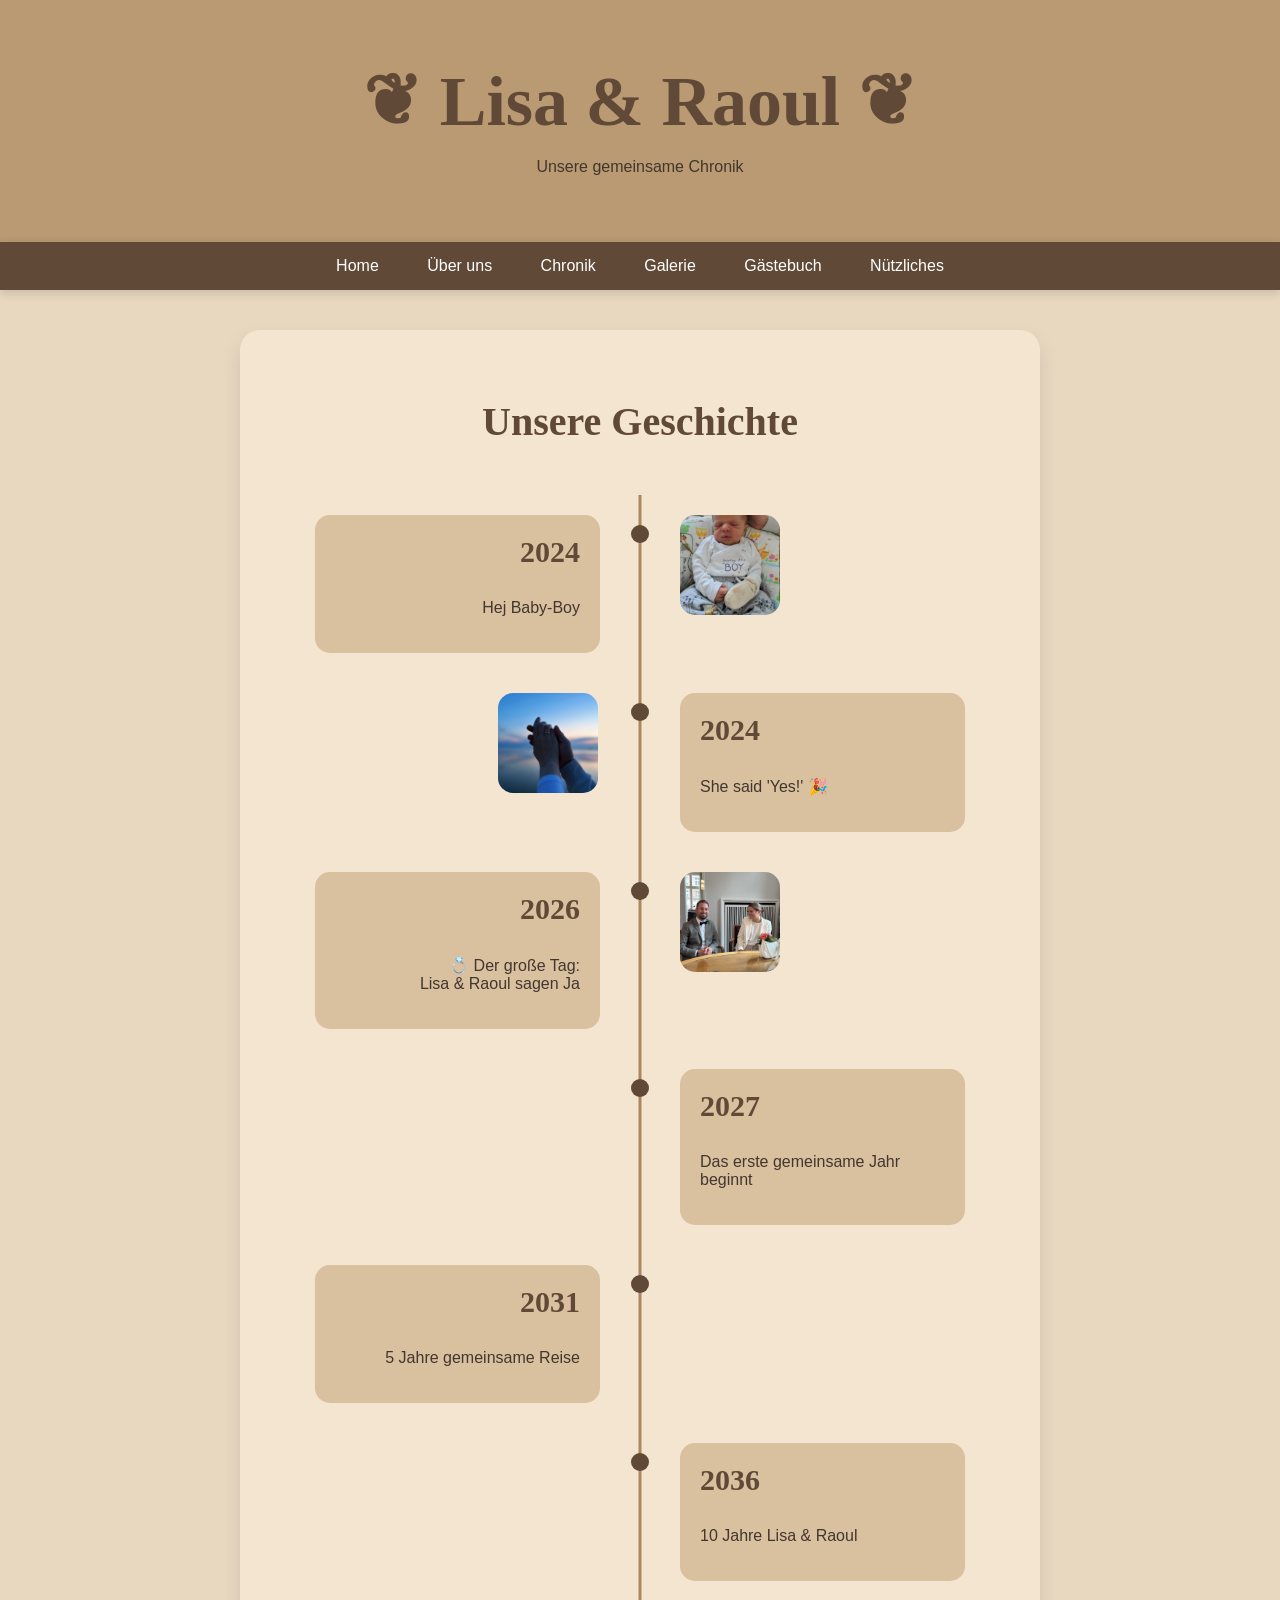
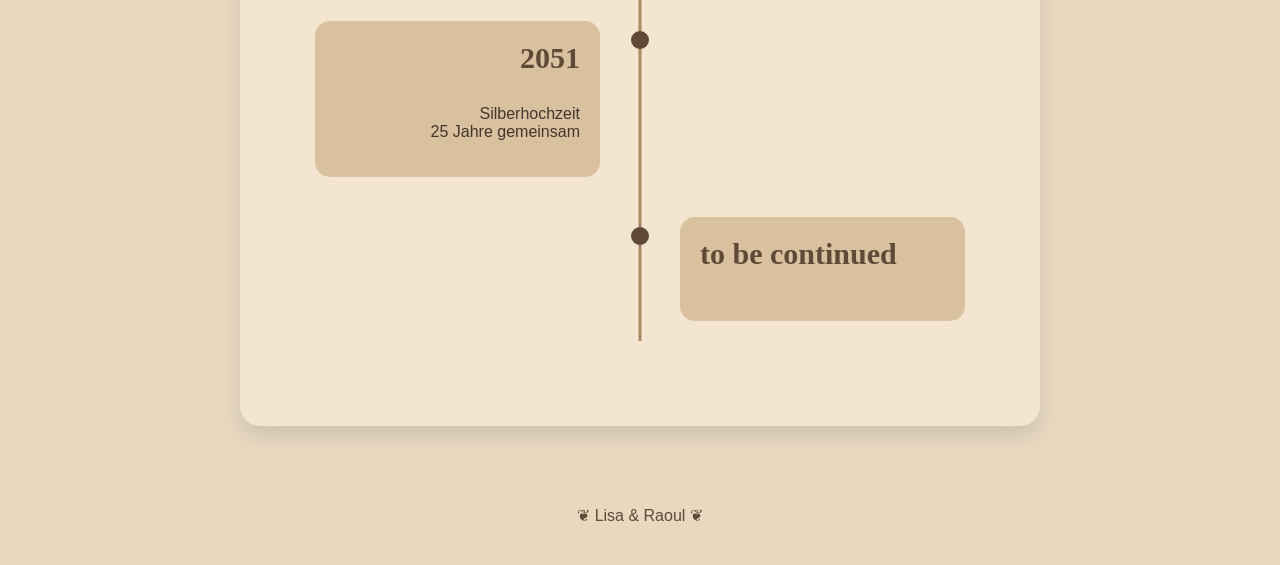
<file: chronik.html>
<!DOCTYPE html>

<html lang="de">

<head>

<meta charset="UTF-8">
<meta name="viewport" content="width=device-width, initial-scale=1.0">

<title>Chronik | Lisa & Raoul</title>

<link rel="stylesheet" href="style.css">

</head>

<body>

<header>

<h1>❦ Lisa & Raoul ❦</h1>

<p>Unsere gemeinsame Chronik</p>

</header>

<nav>

<a href="index.html">Home</a> <a href="ueber-uns.html">Über uns</a> <a href="chronik.html">Chronik</a> <a href="galerie.html">Galerie</a> <a href="gaestebuch.html">Gästebuch</a> <a href="nuetzliches.html">Nützliches</a>

</nav>

<section class="karte">

<h2>Unsere Geschichte</h2>

<div class="timeline">



<div class="timeline-item baby-item">

    <div class="timeline-content">
        <h3>2024</h3>
        <p>Hej Baby-Boy</p>
    </div>

    <div class="timeline-image">
        <img src="Bilder/Thilo.jpeg" alt="Unser Baby">
    </div>

</div>



<div class="timeline-item verlobung-item">

<div class="timeline-content">

<h3>2024</h3>

<p>She said 'Yes!' 🎉</p>

</div>

    <div class="timeline-image">
        <img src="Bilder/verlobung_01.jpg" alt="Verlobung">
    </div>

</div>


<div class="timeline-item hochzeit-item">

<div class="timeline-content">

<h3>2026</h3>

<p>
💍 Der große Tag:
<br>
Lisa & Raoul sagen Ja
</p>

</div>
    <div class="timeline-image">
        <img src="Bilder/hochzeit_02.jpg" alt="Hochzeit">
    </div>
	
</div>

<div class="timeline-item">

<div class="timeline-content">

<h3>2027</h3>

<p>
Das erste gemeinsame Jahr
beginnt
</p>

</div>

</div>

<div class="timeline-item">

<div class="timeline-content">

<h3>2031</h3>

<p>
5 Jahre gemeinsame Reise
</p>

</div>

</div>

<div class="timeline-item">

<div class="timeline-content">

<h3>2036</h3>

<p>
10 Jahre Lisa & Raoul
</p>

</div>

</div>

<div class="timeline-item">

<div class="timeline-content">

<h3>2051</h3>

<p>
Silberhochzeit
<br>
25 Jahre gemeinsam
</p>

</div>

</div>

<div class="timeline-item">

<div class="timeline-content">

<h3>to be continued</h3>

</div>

</div>


</div>

</section>

<footer>

❦ Lisa & Raoul ❦

</footer>

</body>

</html>
</file>
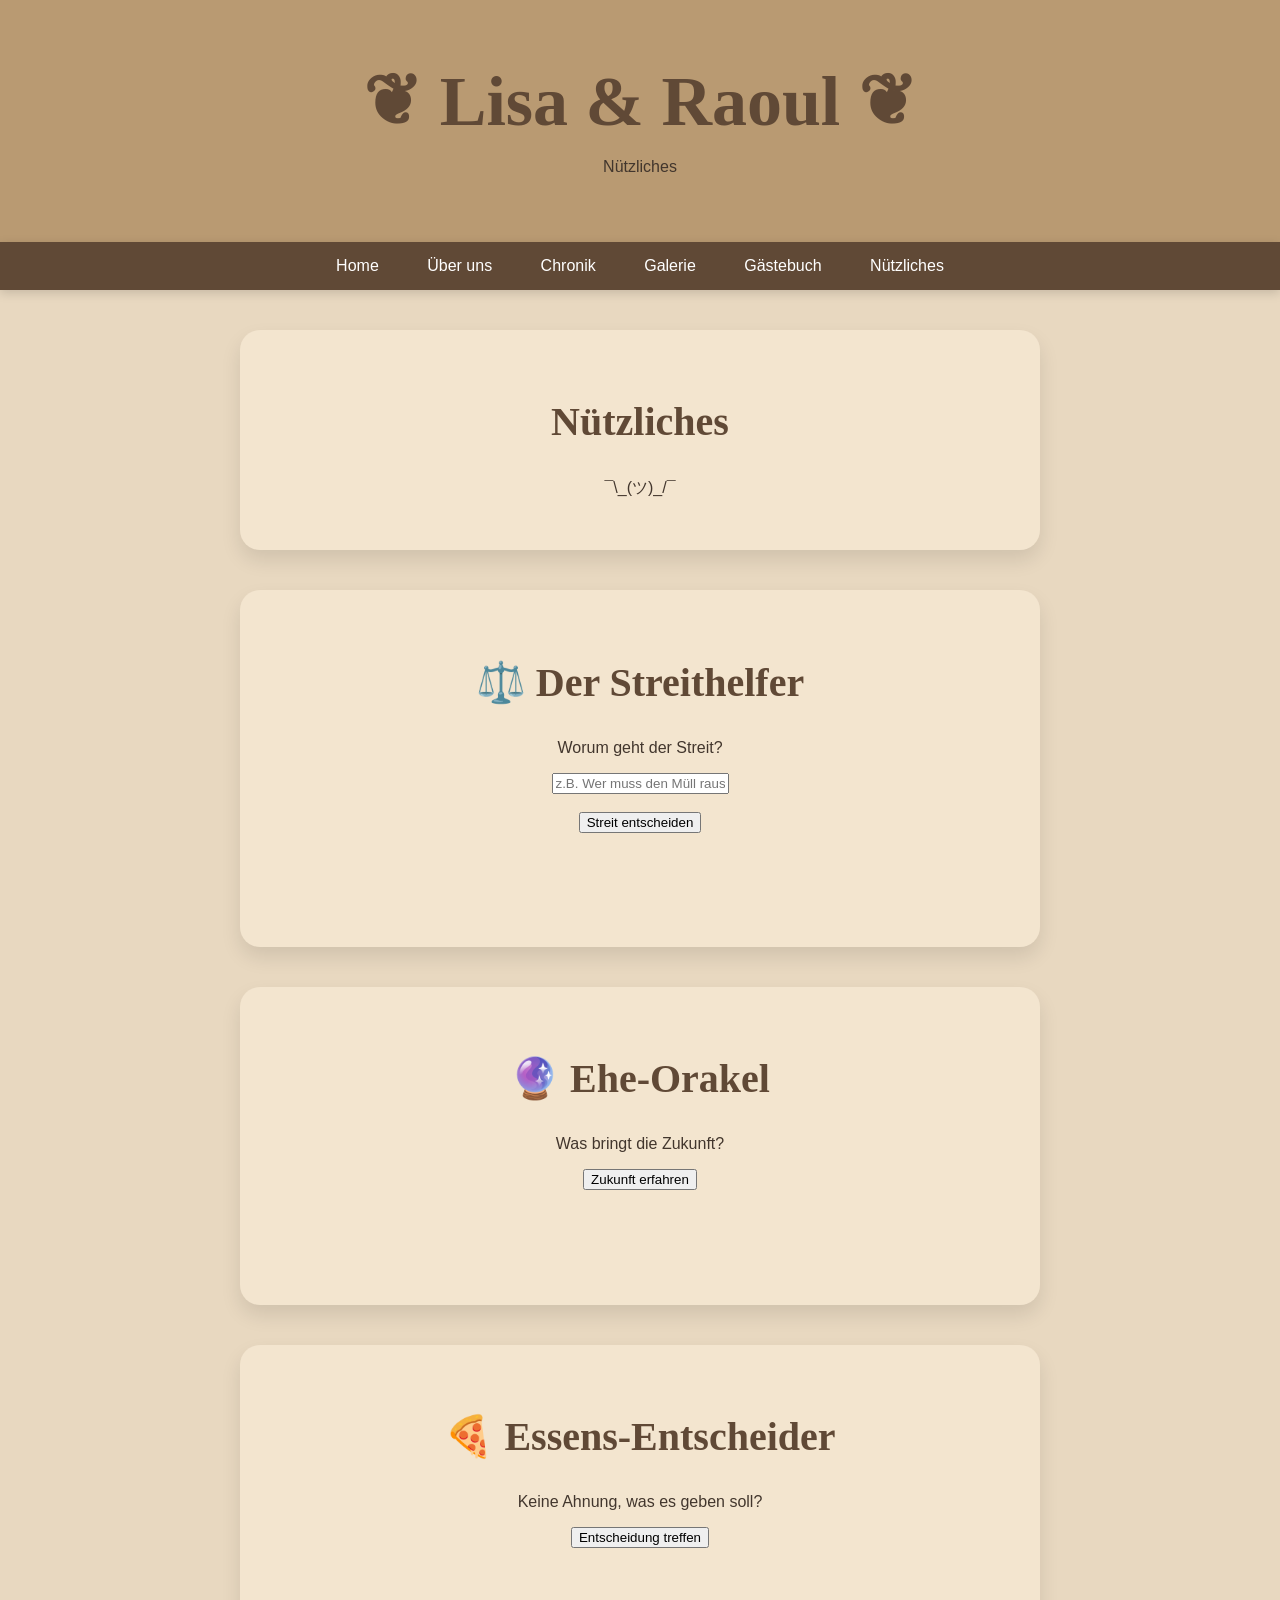
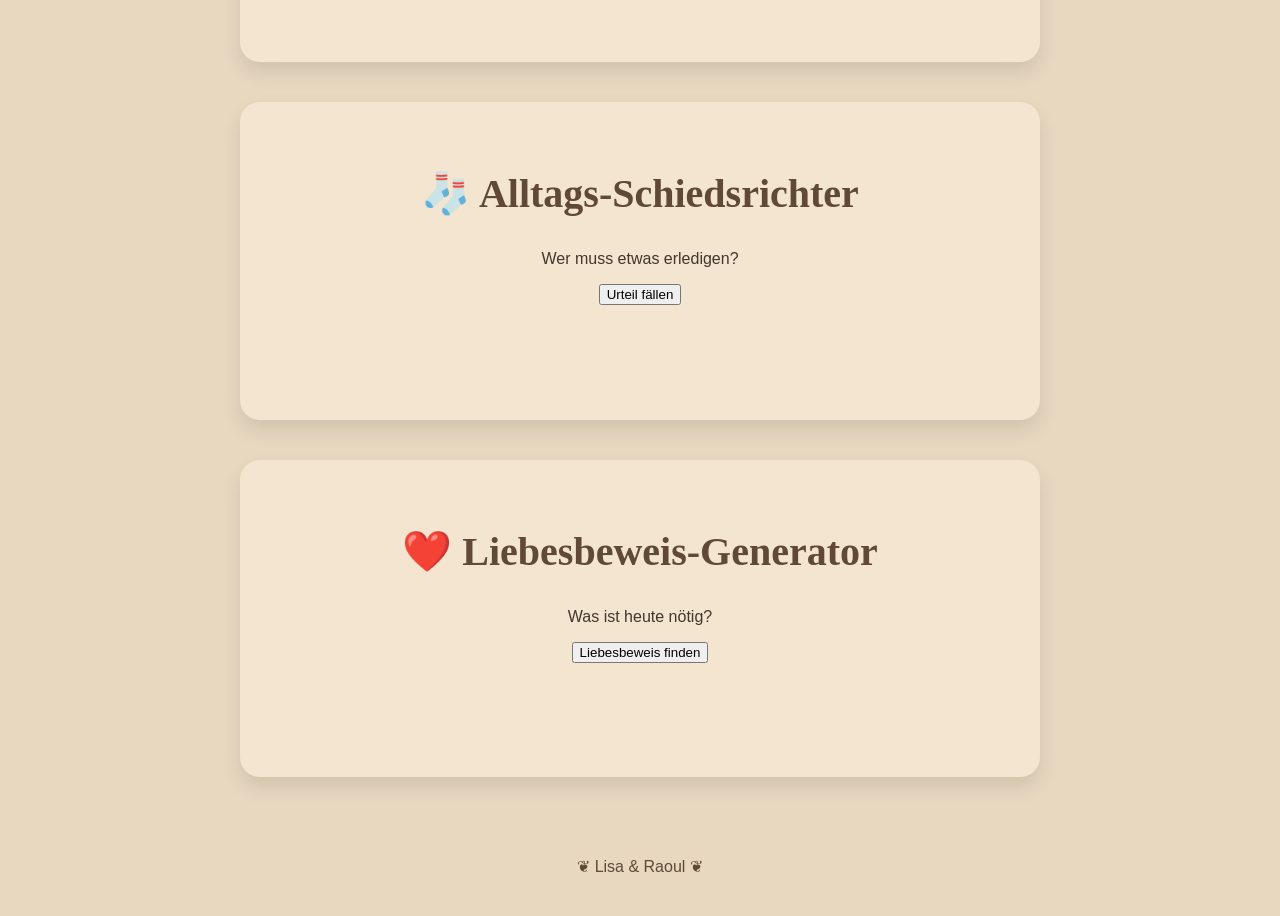
<file: nuetzliches.html>
<!DOCTYPE html>

<html lang="de">

<head>

<meta charset="UTF-8">
<meta name="viewport" content="width=device-width, initial-scale=1.0">

<title>Nützliches | Lisa & Raoul</title>

<link rel="stylesheet" href="style.css">

</head>

<body>

<header>

<h1>❦ Lisa & Raoul ❦</h1>

<p>Nützliches</p>

</header>

<nav>

<a href="index.html">Home</a> <a href="ueber-uns.html">Über uns</a> <a href="chronik.html">Chronik</a> <a href="galerie.html">Galerie</a> <a href="gaestebuch.html">Gästebuch</a> <a href="nuetzliches.html">Nützliches</a>

</nav>

<section class="karte">

<h2>Nützliches</h2>

<p>
¯\_(ツ)_/¯
</p>

</section>

<section class="karte">

<h2>⚖️ Der Streithelfer</h2>

<p>
Worum geht der Streit?
</p>

<input id="streitInput" 
placeholder="z.B. Wer muss den Müll rausbringen?">

<br><br>

<button onclick="streitHelfer()">
Streit entscheiden
</button>

<p id="streitAntwort" class="antwort"></p>

</section>

<section class="karte">

<h2>🔮 Ehe-Orakel</h2>

<p>
Was bringt die Zukunft?
</p>

<button onclick="orakel()">
Zukunft erfahren
</button>

<p id="orakelAntwort" class="antwort"></p>

</section>

<section class="karte">

<h2>🍕 Essens-Entscheider</h2>

<p>
Keine Ahnung, was es geben soll?
</p>

<button onclick="essenEntscheiden()">
Entscheidung treffen
</button>

<p id="essenAntwort" class="antwort"></p>

</section>

<section class="karte">

<h2>🧦 Alltags-Schiedsrichter</h2>

<p>
Wer muss etwas erledigen?
</p>

<button onclick="alltag()">
Urteil fällen
</button>

<p id="alltagAntwort" class="antwort"></p>

</section>

<section class="karte">

<h2>❤️ Liebesbeweis-Generator</h2>

<p>
Was ist heute nötig?
</p>

<button onclick="liebe()">
Liebesbeweis finden
</button>

<p id="liebeAntwort" class="antwort"></p>

</section>


<footer>
❦ Lisa & Raoul ❦
</footer>

<script src="script.js"></script>


</body>

</html>
</file>
<file: style.css>
* {
    box-sizing: border-box;
}

body {
    margin: 0;
    background: #e8d8c0;
    color: #42362d;
    font-family: Arial, sans-serif;
    text-align: center;
}

/* ---------- Header ---------- */

header {
    background: #b99a72;
    padding: 50px;
}

header h1 {
    font-family: Georgia, serif;
    font-size: 70px;
    margin: 10px;
    color: #604936;
}

/* ---------- Navigation ---------- */

nav {
    background: #604936;
    padding: 15px;
    position: sticky;
    top: 0;
    z-index: 1000;
    box-shadow: 0 3px 10px rgba(0,0,0,.15);
}

nav a {
    color: white;
    text-decoration: none;
    margin: 10px;
    font-size: 16px;
    padding: 8px 12px;
    border-radius: 8px;
    transition: .25s;
}

nav a:hover {
    background: rgba(255,255,255,.15);
    opacity: 1;
}

/* ---------- Karten ---------- */

.karte {
    background: #f3e5cf;
    max-width: 800px;
    margin: 40px auto;
    padding: 35px;
    border-radius: 20px;
    box-shadow: 0 10px 20px rgba(0,0,0,.1);
}

/* ---------- Überschriften ---------- */

h2 {
    font-family: Georgia, serif;
    color: #604936;
    font-size: 40px;
}

/* ---------- Countdown ---------- */

.counter {
    font-size: 28px;
    font-weight: bold;
    margin: 25px;
    color: #42362d;
}

/* ---------- News ---------- */

.news {
    background: #d9c1a0;
    padding: 20px;
    margin: 15px;
    border-radius: 15px;
}

/* ---------- Footer ---------- */

footer {
    padding: 40px;
    color: #604936;
}

/* ---------- Timeline ---------- */

.timeline {
    position: relative;
    max-width: 800px;
    margin: 50px auto;
}

.timeline::before {
    content: "";
    position: absolute;
    left: 50%;
    top: 0;
    bottom: 0;
    width: 3px;
    background: #a88961;
    transform: translateX(-50%);
}

.timeline-item {
    position: relative;
    width: 50%;
    padding: 20px 40px;
}

.timeline-item:nth-child(odd) {
    left: 0;
    text-align: right;
}

.timeline-item:nth-child(even) {
    left: 50%;
    text-align: left;
}

.timeline-item::after {
    content: "";
    position: absolute;
    top: 30px;
    width: 18px;
    height: 18px;
    background: #604936;
    border-radius: 50%;
    z-index: 2;
}

.timeline-item:nth-child(odd)::after {
    right: -9px;
}

.timeline-item:nth-child(even)::after {
    left: -9px;
}

.timeline-content {
    background: #d9c1a0;
    padding: 20px;
    border-radius: 15px;
}

.timeline-content h3 {
    font-family: Georgia, serif;
    font-size: 30px;
    color: #604936;
    margin-top: 0;
}

/* ---------- Baby-Bild ---------- */

.baby-item .timeline-image {
    position: absolute;
    left: 100%;
    top: 20px;
    margin-left: 40px;
    width: 150px;
}

.baby-item .timeline-image img {
    display: block;
    width: 100px;
    height: 100px;
    object-fit: cover;
    border-radius: 15px;
}

/* ---------- Verlobungs-Bild ---------- */

.verlobung-item .timeline-image {
    position: absolute;
    left: -50%;
    top: 20px;
    margin-left: 40px;
    width: 150px;
}

.verlobung-item .timeline-image img {
    display: block;
    width: 100px;
    height: 100px;
    object-fit: cover;
    border-radius: 15px;
}


/* ---------- Hochzeits-Bild ---------- */

.hochzeit-item .timeline-image {
    position: absolute;
    left: 100%;
    top: 20px;
    margin-left: 40px;
    width: 150px;
}

.hochzeit-item .timeline-image img {
    display: block;
    width: 100px;
    height: 100px;
    object-fit: cover;
    border-radius: 15px;
}


/* ---------- Galerie ---------- */

.galerie {
    display: grid;
    grid-template-columns: repeat(auto-fit, minmax(200px, 1fr));
    gap: 20px;
}

.galerie img {
    width: 100%;
    border-radius: 15px;
}

/* ---------- Gästebuch ---------- */

form {
    display: flex;
    flex-direction: column;
    gap: 18px;
    margin-top: 30px;
}

/* Überschriften der Fragen */

.frage {
    display: block;
    text-align: left;
    font-weight: 600;
    color: #594536;
    margin-top: 22px;
    margin-bottom: 8px;
    font-size: 1rem;
}

/* Checkboxen und Radiobuttons */

.option {
    display: flex;
    align-items: center;
    gap: 8px;
    margin: 0.5px 0;
    font-weight: 400;
    color: #4b382b;
    cursor: pointer;
}

.option input {
    width: auto;
    margin: 0;
}

/* Eingabefelder */

form input,
form textarea {
    width: 100%;
    padding: 14px 16px;
    border: 1px solid #bda582;
    border-radius: 14px;
    background: #f7eddc;
    color: #4b382b;
    font-size: 1rem;
    font-family: inherit;
    transition: .3s;
    box-sizing: border-box;
}

form input:focus,
form textarea:focus {
    outline: none;
    border-color: #8b6844;
    box-shadow: 0 0 10px rgba(139,104,68,.25);
}

form textarea {
    resize: vertical;
    min-height: 90px;
}

/* Buttons */

form button {
    align-self: center;
    margin-top: 15px;
    padding: 14px 34px;
    border: none;
    border-radius: 30px;
    background: #8b6844;
    color: white;
    font-size: 1rem;
    font-family: inherit;
    cursor: pointer;
    transition: .3s;
}

form button:hover {
    background: #6e4d30;
    transform: translateY(-2px);
}

form button:active {
    transform: translateY(0);
}

/* ---------- Einträge ---------- */

.eintrag {
    background: #ead8bc;
    padding: 20px;
    margin: 20px 0;
    border-radius: 15px;
    box-shadow: 0 2px 8px rgba(0,0,0,.1);
    text-align: left;
}

.eintrag h3 {
    margin-top: 0;
    color: #604936;
}

.eintrag p {
    line-height: 1.5;
}

/* ---------- Antworten (Spaßseite) ---------- */

.antwort {
    margin-top: 20px;
    font-size: 1.2em;
    font-weight: bold;
    min-height: 40px;
    color: #604936;
}
/* ---------- Handyansicht ---------- */

@media (max-width:768px){

    body{
        font-size:16px;
    }

    header{
        padding:30px 15px;
    }

    header h1{
        font-size:42px;
    }

nav{

    display:grid;

    grid-template-columns:repeat(3,minmax(0,1fr));

    gap:8px;

    padding:12px;

}

nav a{

    display:flex;

    justify-content:center;

    align-items:center;

    margin:0;

    padding:10px 4px;

    font-size:14px;

    text-align:center;

}

    .karte{

        margin:20px 15px;
        padding:25px;

    }

    h2{

        font-size:30px;

    }

    .counter{

        font-size:22px;

    }

    /* Galerie */

    .galerie{

        grid-template-columns:1fr;

    }

    /* Timeline */

    .timeline{

        margin:40px 15px;

    }

    .timeline::before{

        left:20px;
        transform:none;

    }

    .timeline-item{

        width:100%;
        left:0 !important;
        padding:20px 20px 20px 55px;
        text-align:left !important;

    }

    .timeline-item::after{

        left:11px !important;
        right:auto !important;

    }
   
   /* Baby-Bild auf dem Handy */
    .baby-item .timeline-image {
        position: static;
        width: 100%;
        margin: 15px 0 0 0;
    }

    .baby-item .timeline-image img {
        width: 100px;
        height: 100px;
        margin: 0 auto;
    }

   /*Verlobungsbild auf dem Handy */
    .verlobung-item .timeline-image {
        position: static;
        width: 100%;
        margin: 15px 0 0 0;
    }

    .verlobung-item .timeline-image img {
        width: 100px;
        height: 100px;
        margin: 0 auto;
    }

   /*Hochzeitsbild auf dem Handy */
    .hochzeit-item .timeline-image {
        position: static;
        width: 100%;
        margin: 15px 0 0 0;
    }

    .hochzeit-item .timeline-image img {
        width: 100px;
        height: 100px;
        margin: 0 auto;
    }



}

/* =========================================================
   UNSERE GESCHICHTE – DIGITALES PDF ALBUM
   ========================================================= */

.unsere-geschichte {
    max-width: 1000px;
    margin: 70px auto;
    padding: 0 20px;
    text-align: center;
}

.unsere-geschichte h2 {
    margin-bottom: 15px;
}

.geschichte-intro {
    max-width: 650px;
    margin: 0 auto 40px;
    line-height: 1.7;
}


/* =========================================================
   ALBUM
   ========================================================= */

.geschichte-album {
    max-width: 900px;
    margin: 0 auto;
    padding: 20px;
    background: #fff;
    border-radius: 18px;
    box-shadow: 0 8px 30px rgba(0, 0, 0, 0.12);
}


/* =========================================================
   ALBUM KOPF
   ========================================================= */

.album-kopf {
    display: flex;
    justify-content: space-between;
    align-items: center;
    padding: 5px 5px 18px;
    border-bottom: 1px solid rgba(0, 0, 0, 0.08);
    margin-bottom: 20px;
}

.album-titel {
    font-size: 18px;
    font-weight: 600;
}

.album-status {
    font-size: 14px;
    opacity: 0.65;
}


/* =========================================================
   PDF
   ========================================================= */

.pdf-container {
    width: 100%;
    background: #f1f1f1;
    border-radius: 10px;
    overflow: hidden;
    box-shadow: inset 0 0 0 1px rgba(0, 0, 0, 0.06);
}

#pdfViewer {
    width: 100%;
    position: relative;
    overflow: hidden;
    background: #f1f1f1;
    text-align: center;
}

#pdfCanvas {
    display: block;
    max-width: 100%;
    height: auto;
    margin: 0 auto;
    background: #fff;
}


/* =========================================================
   HINWEIS
   ========================================================= */

.pdf-hinweis {
    margin: 15px 0 20px;
    font-size: 13px;
    line-height: 1.5;
    opacity: 0.65;
}


/* =========================================================
   NAVIGATION
   ========================================================= */

.album-navigation {
    display: flex;
    align-items: center;
    justify-content: space-between;
    gap: 20px;
    margin-top: 20px;
}

.album-button {
    border: none;
    padding: 12px 22px;
    border-radius: 25px;
    background: #f3eee9;
    cursor: pointer;
    font-family: inherit;
    font-size: 15px;

    transition:
        transform 0.2s ease,
        box-shadow 0.2s ease,
        opacity 0.2s ease;
}

.album-button:hover:not(:disabled) {
    transform: translateY(-2px);
    box-shadow: 0 5px 12px rgba(0, 0, 0, 0.12);
}

.album-button:disabled {
    opacity: 0.35;
    cursor: default;
}

.seiten-anzeige {
    font-size: 14px;
    opacity: 0.7;
    white-space: nowrap;
}


/* =========================================================
   PDF SEPARAT ÖFFNEN
   ========================================================= */

.pdf-extra {
    margin-top: 20px;
}

.pdf-open-button {
    display: inline-block;
    padding: 9px 16px;
    border-radius: 20px;
    font-size: 13px;
    text-decoration: none;
    background: #f8f5f2;
    color: inherit;

    transition:
        background 0.2s ease,
        transform 0.2s ease;
}

.pdf-open-button:hover {
    transform: translateY(-1px);
}


/* =========================================================
   SMARTPHONE
   ========================================================= */

@media (max-width: 600px) {

    .unsere-geschichte {
        margin: 40px auto;
        padding: 0 10px;
    }

    .geschichte-album {
        padding: 12px;
        border-radius: 14px;
    }

    .album-kopf {
        padding-bottom: 14px;
        margin-bottom: 12px;
    }

    .album-titel {
        font-size: 16px;
    }

    .album-status {
        font-size: 12px;
    }

    .pdf-hinweis {
        font-size: 12px;
    }

    .album-navigation {
        gap: 8px;
    }

    .album-button {
        padding: 10px 15px;
        font-size: 14px;
    }

    .seiten-anzeige {
        font-size: 13px;
    }

    .pdf-open-button {
        font-size: 12px;
    }
}


/* =========================================================
   LADEZUSTAND
   ========================================================= */

.pdf-loading {
    opacity: 0.5;
}

/* =========================================================
   JGA KACHELN
   ========================================================= */

.jga-kachel {
    margin: 30px 0;
    background: #d9c1a0;
    border-radius: 18px;
    overflow: hidden;
    box-shadow: 0 6px 15px rgba(0,0,0,.10);
    text-align: left;
}


/* Kopf der Kachel */

.jga-kachel summary {
    list-style: none;
    cursor: pointer;

    padding: 22px 25px;

    display: flex;
    justify-content: space-between;
    align-items: center;

    font-family: Georgia, serif;
    font-size: 25px;
    font-weight: bold;

    color: #604936;

    transition: .25s;
}


/* Pfeil des Browsers entfernen */

.jga-kachel summary::-webkit-details-marker {
    display: none;
}


/* Hover */

.jga-kachel summary:hover {
    background: rgba(255,255,255,.15);
}


/* Pluszeichen */

.aufklapp-symbol {
    font-family: Arial, sans-serif;
    font-size: 30px;
    font-weight: normal;

    transition: transform .3s;
}


/* Plus wird zu X */

.jga-kachel[open] .aufklapp-symbol {
    transform: rotate(45deg);
}


/* Inhalt */

.jga-inhalt {
    padding: 5px 25px 30px;
}


/* Beschreibung */

.jga-beschreibung {
    text-align: center;
    margin: 10px 0 25px;
    color: #604936;
}


/* =========================================================
   JGA FOTO-GALERIE
   ========================================================= */

.jga-galerie {
    display: grid;

    grid-template-columns: repeat(3, 1fr);

    gap: 25px;

    align-items: center;
}


/* Fotos */

.jga-galerie img {
    width: 100%;
    aspect-ratio: 1 / 1;

    object-fit: cover;

    display: block;

    padding: 7px;

    background: white;

    box-shadow: 0 5px 12px rgba(0,0,0,.18);

    transition:
        transform .25s ease,
        box-shadow .25s ease;
}


/* Unterschiedliche Rahmen / Positionen */

.jga-galerie img:nth-child(1) {
    border: 3px solid #b99a72;
    transform: rotate(-2deg);
}

.jga-galerie img:nth-child(2) {
    border: 5px solid #604936;
    transform: rotate(2deg);
}

.jga-galerie img:nth-child(3) {
    border: 2px solid #a88961;
    transform: rotate(-1deg);
}

.jga-galerie img:nth-child(4) {
    border: 4px solid #8b6844;
    transform: rotate(3deg);
}

.jga-galerie img:nth-child(5) {
    border: 3px solid #c2a681;
    transform: rotate(-3deg);
}

.jga-galerie img:nth-child(6) {
    border: 5px solid #806044;
    transform: rotate(1deg);
}

.jga-galerie img:nth-child(7) {
    border: 2px solid #b99a72;
    transform: rotate(2deg);
}

.jga-galerie img:nth-child(8) {
    border: 4px solid #604936;
    transform: rotate(-2deg);
}

.jga-galerie img:nth-child(9) {
    border: 3px solid #a88961;
    transform: rotate(1deg);
}

.jga-galerie img:nth-child(10) {
    border: 5px solid #8b6844;
    transform: rotate(-3deg);
}


/* Hover-Effekt */

.jga-galerie img:hover {
    transform: rotate(0deg) scale(1.04);
    box-shadow: 0 8px 18px rgba(0,0,0,.25);
    position: relative;
    z-index: 2;
}


/* =========================================================
   JGA AUF DEM HANDY
   ========================================================= */

@media (max-width: 768px) {

    .jga-galerie {
        grid-template-columns: repeat(2, 1fr);
        gap: 18px;
    }

    .jga-kachel summary {
        font-size: 21px;
        padding: 20px;
    }

    .jga-inhalt {
        padding: 5px 15px 25px;
    }

}

@media (max-width: 480px) {

    .jga-galerie {
        grid-template-columns: 1fr;
    }

}

.countdown-symbol {
    margin: 10px 0 5px;
    color: #604936;
    font-size: 28px;
    font-family: Georgia, serif;
}

.countdown-info {
    margin-top: 5px;
    color: #604936;
    font-size: 23px;
    font-style: italic;
    font-weight: bold;
    line-height: 1.5;
}
</file>
